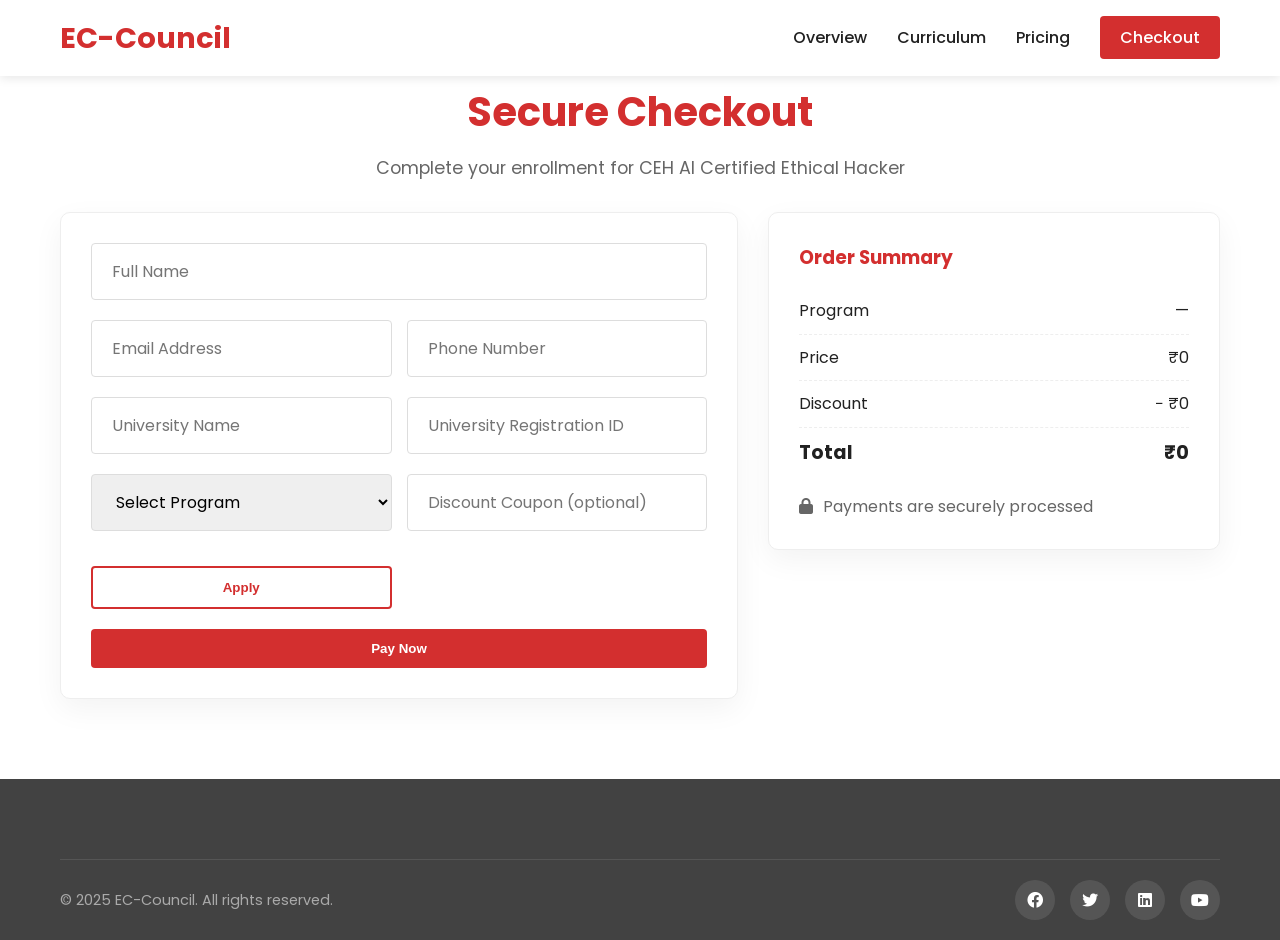
<file: checkout.html>
<!DOCTYPE html>
<html lang="en">
<head>
  <meta charset="UTF-8">
  <meta name="viewport" content="width=device-width, initial-scale=1.0">
  <title>Checkout | CEH AI - EC-Council</title>
  <link rel="stylesheet" href="https://cdnjs.cloudflare.com/ajax/libs/font-awesome/6.0.0-beta3/css/all.min.css">
  <link href="https://fonts.googleapis.com/css2?family=Poppins:wght@300;400;500;600;700&display=swap" rel="stylesheet">
  <link rel="stylesheet" href="css/style.css">
</head>
<body>
  <header class="header">
    <div class="container">
      <nav class="navbar">
        <div class="logo">
          <a href="index.html">EC-Council</a>
        </div>
        <ul class="nav-links">
          <li><a href="index.html#overview">Overview</a></li>
          <li><a href="index.html#curriculum">Curriculum</a></li>
          <li><a href="index.html#pricing">Pricing</a></li>
          <li class="cta-button"><a href="checkout.html">Checkout</a></li>
        </ul>
        <div class="hamburger">
          <span></span>
          <span></span>
          <span></span>
        </div>
      </nav>
    </div>
  </header>

  <main class="section checkout">
    <div class="container">
      <h2>Secure Checkout</h2>
      <p class="section-subtitle">Complete your enrollment for CEH AI Certified Ethical Hacker</p>

      <div class="checkout-grid">
        <div class="card">
          <form id="checkoutForm">
            <div class="form-group">
              <input type="text" id="fullName" name="fullName" placeholder="Full Name" required>
            </div>
            <div class="form-row">
              <div class="form-group">
                <input type="email" id="email" name="email" placeholder="Email Address" required>
              </div>
              <div class="form-group">
                <input type="tel" id="phone" name="phone" placeholder="Phone Number" required>
              </div>
            </div>
            <div class="form-row">
              <div class="form-group">
                <input type="text" id="university" name="university" placeholder="University Name" required>
              </div>
              <div class="form-group">
                <input type="text" id="registrationId" name="registrationId" placeholder="University Registration ID" required>
              </div>
            </div>
            <div class="form-row">
              <div class="form-group">
                <select id="programSelect" name="program" required>
                  <option value="">Select Program</option>
                  <option value="self-paced">Self-Paced Learning</option>
                  <option value="instructor-led">Instructor-Led Training</option>
                </select>
              </div>
              <div class="form-group">
                <input type="text" id="coupon" name="coupon" placeholder="Discount Coupon (optional)">
              </div>
              <div class="form-group">
                <button type="button" id="applyCoupon" class="btn btn-secondary" style="width:100%">Apply</button>
              </div>
            </div>

            <div class="notice" id="couponNotice" style="display:none"></div>

            <button type="submit" class="btn btn-primary btn-block" id="payBtn">Pay Now</button>
          </form>
        </div>

        <aside class="card summary">
          <h3>Order Summary</h3>
          <div class="summary-row">
            <span>Program</span>
            <span id="summaryProgram">—</span>
          </div>
          <div class="summary-row">
            <span>Price</span>
            <span id="summaryPrice">₹0</span>
          </div>
          <div class="summary-row">
            <span>Discount</span>
            <span id="summaryDiscount">− ₹0</span>
          </div>
          <div class="summary-total">
            <span>Total</span>
            <span id="summaryTotal">₹0</span>
          </div>
          <div class="summary-safe">
            <i class="fas fa-lock"></i>
            <span>Payments are securely processed</span>
          </div>
        </aside>
      </div>
    </div>
  </main>

  <footer class="footer">
    <div class="container">
      <div class="footer-bottom">
        <p>© 2025 EC-Council. All rights reserved.</p>
        <div class="social-links">
          <a href="#"><i class="fab fa-facebook"></i></a>
          <a href="#"><i class="fab fa-twitter"></i></a>
          <a href="#"><i class="fab fa-linkedin"></i></a>
          <a href="#"><i class="fab fa-youtube"></i></a>
        </div>
      </div>
    </div>
  </footer>

  <script src="js/script.js"></script>
</body>
</html>
</file>
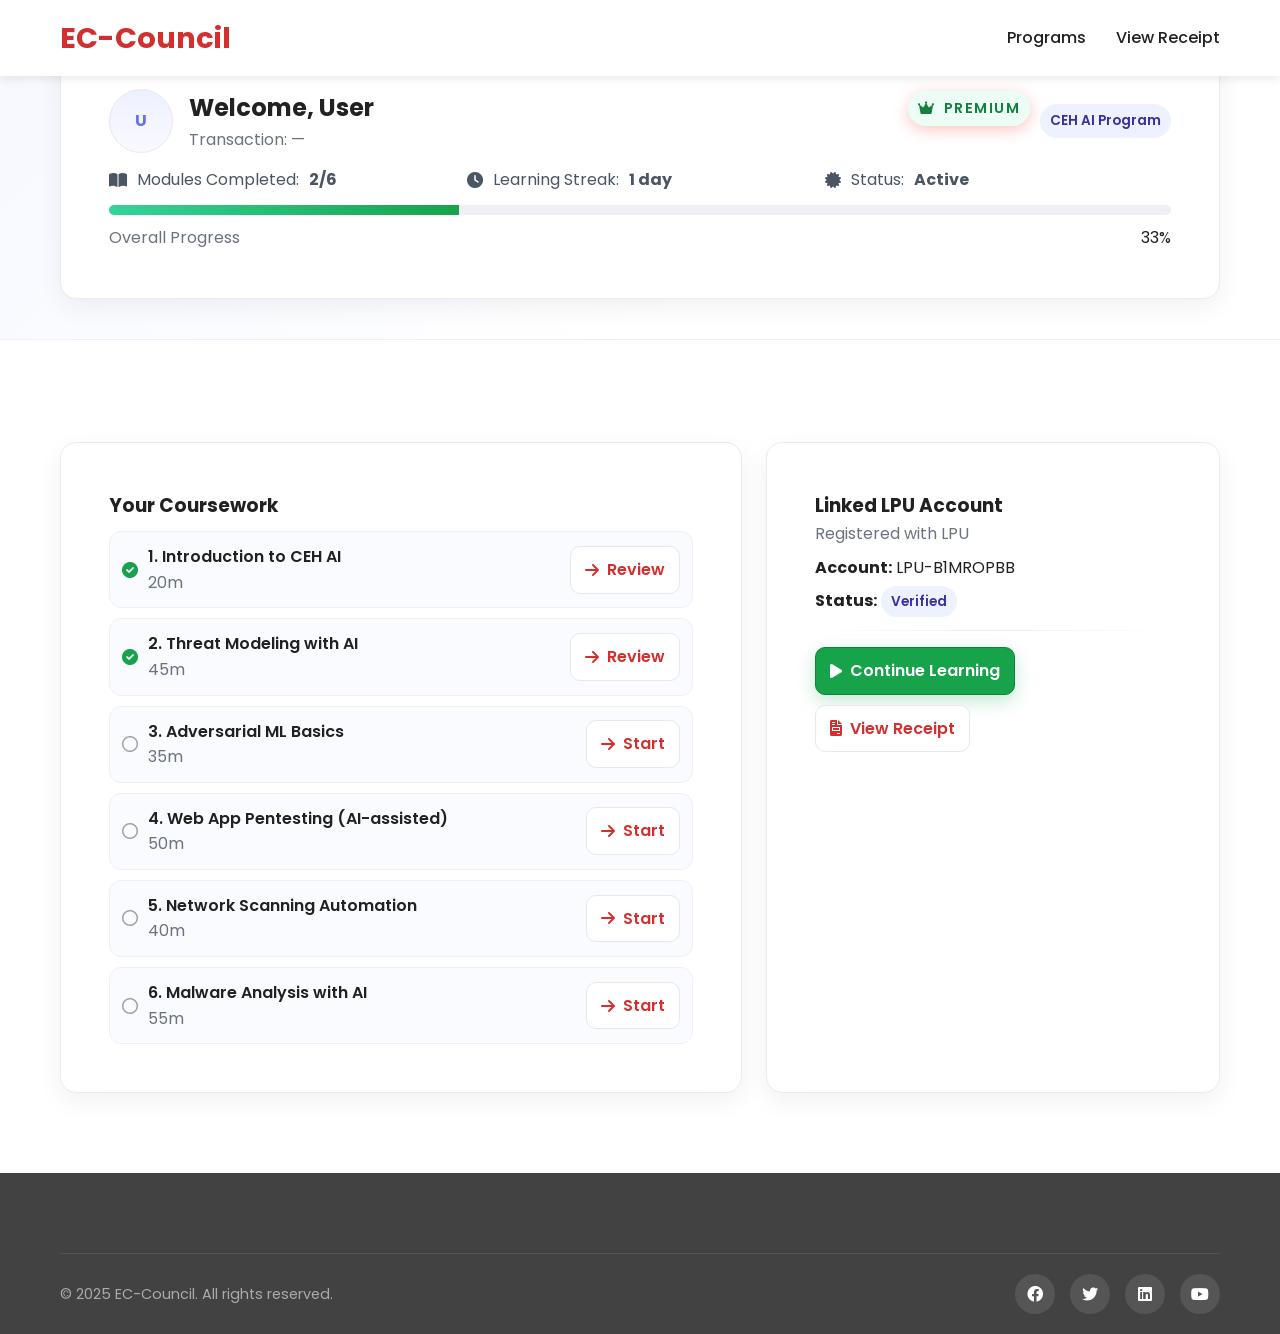
<file: dashboard.html>
<!DOCTYPE html>
<html lang="en">
<head>
  <meta charset="UTF-8" />
  <meta name="viewport" content="width=device-width, initial-scale=1.0" />
  <title>My Course Dashboard | CEH AI</title>
  <link rel="stylesheet" href="https://cdnjs.cloudflare.com/ajax/libs/font-awesome/6.0.0-beta3/css/all.min.css">
  <link href="https://fonts.googleapis.com/css2?family=Poppins:wght@300;400;500;600;700&display=swap" rel="stylesheet">
  <link rel="stylesheet" href="css/style.css" />
  <style>
    .dash-hero { padding: 40px 0; background: linear-gradient(135deg, #f6f8ff 0%, #ffffff 60%); border-bottom: 1px solid #eef0f6; }
    .dash-grid { display:grid; grid-template-columns: 1.2fr .8fr; gap: 24px; margin-top: 22px; }
    @media (max-width: 900px) { .dash-grid { grid-template-columns:1fr; } }
    .card { background:#ffffff; border:1px solid #eaeaf3; border-radius:16px; box-shadow:0 8px 26px rgba(0,0,0,0.06); overflow:hidden; }
    .card .card-body { padding:18px; }
    .profile { display:flex; gap:16px; align-items:center; }
    .avatar { width:64px; height:64px; border-radius:999px; background:linear-gradient(180deg,#eef0ff,#f9faff); display:grid; place-items:center; font-weight:700; color:#6772e5; border:1px solid #e7e7ef; }
    .badge { display:inline-flex; gap:8px; align-items:center; padding:6px 10px; border-radius:999px; background:#ecfdf5; color:#15803d; font-weight:600; font-size:.9rem; }
    .stat { display:flex; align-items:center; gap:10px; color:#4b5563; }
    .stats { display:grid; grid-template-columns: repeat(3, 1fr); gap:12px; margin-top:14px; }
    @media (max-width: 640px) { .stats { grid-template-columns:1fr; } }
    .progress { height:10px; background:#eef0f6; border-radius:999px; overflow:hidden; }
    .progress > span { display:block; height:100%; background:linear-gradient(90deg,#34d399,#16a34a); width:0%; transition:width .6s ease; }
    .list { display:grid; gap:10px; margin-top:10px; }
    .list .item { display:flex; justify-content:space-between; align-items:center; border:1px solid #eef0f6; border-radius:12px; padding:12px; background:#fafbff; }
    .pill { padding:6px 10px; border-radius:999px; background:#eef2ff; color:#3730a3; font-weight:600; font-size:.85rem; }
    .cta { display:flex; gap:10px; flex-wrap:wrap; }
    .btn { border:1px solid #e7e7ef; background:#ffffff; padding:10px 14px; border-radius:10px; font-weight:600; cursor:pointer; display:inline-flex; align-items:center; gap:8px; }
    .btn.primary { background:#16a34a; color:#fff; border-color:#15803d; box-shadow: 0 6px 18px rgba(22,163,74,.25); }
    .muted { color:#6b7280; }
  </style>
</head>
<body>
  <header class="header">
    <div class="container">
      <nav class="navbar">
        <div class="logo"><a href="index.html">EC-Council</a></div>
        <ul class="nav-links">
          <li><a href="index.html#pricing">Programs</a></li>
          <li><a href="receipt.html" id="viewReceiptLink">View Receipt</a></li>
        </ul>
        <div class="hamburger"><span></span><span></span><span></span></div>
      </nav>
    </div>
  </header>

  <main>
    <section class="dash-hero">
      <div class="container">
        <div class="card">
          <div class="card-body">
            <div class="profile">
              <div class="avatar" id="avatar">U</div>
              <div>
                <h2 style="margin:0;">Welcome, <span id="uName">User</span></h2>
                <div class="muted">Transaction: <span id="uTx">—</span></div>
              </div>
              <div style="margin-left:auto; display:flex; gap:10px; align-items:center;">
                <span class="badge"><i class="fas fa-crown"></i> Premium</span>
                <span class="pill" id="programTag">—</span>
              </div>
            </div>
            <div class="stats">
              <div class="stat"><i class="fas fa-book-open"></i> Modules Completed: <strong id="statModules">0/12</strong></div>
              <div class="stat"><i class="fas fa-clock"></i> Learning Streak: <strong id="statStreak">1 day</strong></div>
              <div class="stat"><i class="fas fa-certificate"></i> Status: <strong>Active</strong></div>
            </div>
            <div class="progress" style="margin-top:12px;"><span id="progressBar"></span></div>
            <div style="display:flex; justify-content:space-between; align-items:center; margin-top:10px;">
              <div class="muted">Overall Progress</div>
              <div id="progressPct">0%</div>
            </div>
          </div>
        </div>
      </div>
    </section>

    <section class="section">
      <div class="container">
        <div class="dash-grid">
          <div class="card">
            <div class="card-body">
              <h3 style="margin-top:0;">Your Coursework</h3>
              <div class="list" id="moduleList"></div>
            </div>
          </div>
          <aside class="card">
            <div class="card-body">
              <h3 style="margin-top:0;">Linked LPU Account</h3>
              <div class="muted">Registered with LPU</div>
              <div style="display:grid; gap:8px; margin-top:8px;">
                <div><strong>Account:</strong> <span id="lpuAccount">—</span></div>
                <div><strong>Status:</strong> <span class="pill">Verified</span></div>
              </div>
              <div class="divider" style="height:1px; background:linear-gradient(90deg, transparent, #eee, transparent); margin:16px 0;"></div>
              <div class="cta">
                <a class="btn primary" id="continueBtn" href="#"><i class="fas fa-play"></i> Continue Learning</a>
                <a class="btn" id="viewReceiptBtn" href="#"><i class="fas fa-file-invoice"></i> View Receipt</a>
              </div>
            </div>
          </aside>
        </div>
      </div>
    </section>
  </main>

  <footer class="footer">
    <div class="container">
      <div class="footer-bottom">
        <p>© 2025 EC-Council. All rights reserved.</p>
        <div class="social-links">
          <a href="#"><i class="fab fa-facebook"></i></a>
          <a href="#"><i class="fab fa-twitter"></i></a>
          <a href="#"><i class="fab fa-linkedin"></i></a>
          <a href="#"><i class="fab fa-youtube"></i></a>
        </div>
      </div>
    </div>
  </footer>

  <script>
    (function(){
      const qs = new URLSearchParams(window.location.search);
      const name = qs.get('name') || 'User';
      const programKey = qs.get('program') || '';
      const tx = qs.get('tx') || '';
      const label = programKey === 'self-paced' ? 'Self-Paced Learning' : programKey === 'instructor-led' ? 'Instructor-Led Training' : 'CEH AI Program';

      const el = (id)=>document.getElementById(id);
      el('uName').textContent = name;
      el('uTx').textContent = tx || '—';
      el('programTag').textContent = label;
      el('avatar').textContent = (name.trim()[0]||'U').toUpperCase();

      const lpuId = 'LPU-' + (tx ? tx.slice(-8) : Math.random().toString(36).slice(2,10)).toUpperCase();
      el('lpuAccount').textContent = lpuId;

      const modules = [
        { title: 'Introduction to CEH AI', duration: '20m', done: true },
        { title: 'Threat Modeling with AI', duration: '45m', done: true },
        { title: 'Adversarial ML Basics', duration: '35m', done: false },
        { title: 'Web App Pentesting (AI-assisted)', duration: '50m', done: false },
        { title: 'Network Scanning Automation', duration: '40m', done: false },
        { title: 'Malware Analysis with AI', duration: '55m', done: false },
      ];
      const list = el('moduleList');
      modules.forEach((m, i) => {
        const row = document.createElement('div');
        row.className = 'item';
        row.innerHTML = `
          <div style="display:flex; align-items:center; gap:10px;">
            <i class="${m.done ? 'fas fa-check-circle' : 'far fa-circle'}" style="color:${m.done ? '#16a34a' : '#9ca3af'}"></i>
            <div>
              <div style="font-weight:600;">${i+1}. ${m.title}</div>
              <div class="muted">${m.duration}</div>
            </div>
          </div>
          <a class="btn" href="#"><i class="fas fa-arrow-right"></i> ${m.done ? 'Review' : 'Start'}</a>
        `;
        list.appendChild(row);
      });

      const completed = modules.filter(m=>m.done).length;
      const total = modules.length;
      const pct = Math.round((completed/total)*100);
      el('statModules').textContent = `${completed}/${total}`;
      el('progressPct').textContent = `${pct}%`;
      el('progressBar').style.width = pct + '%';

      const params = new URLSearchParams({ name, program: programKey, tx });
      el('viewReceiptBtn').href = `receipt.html?${params.toString()}`;
      const vrl = document.getElementById('viewReceiptLink'); if (vrl) vrl.href = `receipt.html?${params.toString()}`;
      el('continueBtn').href = '#';
    })();
  </script>
  <script src="js/script.js"></script>
</body>
</html>
</file>
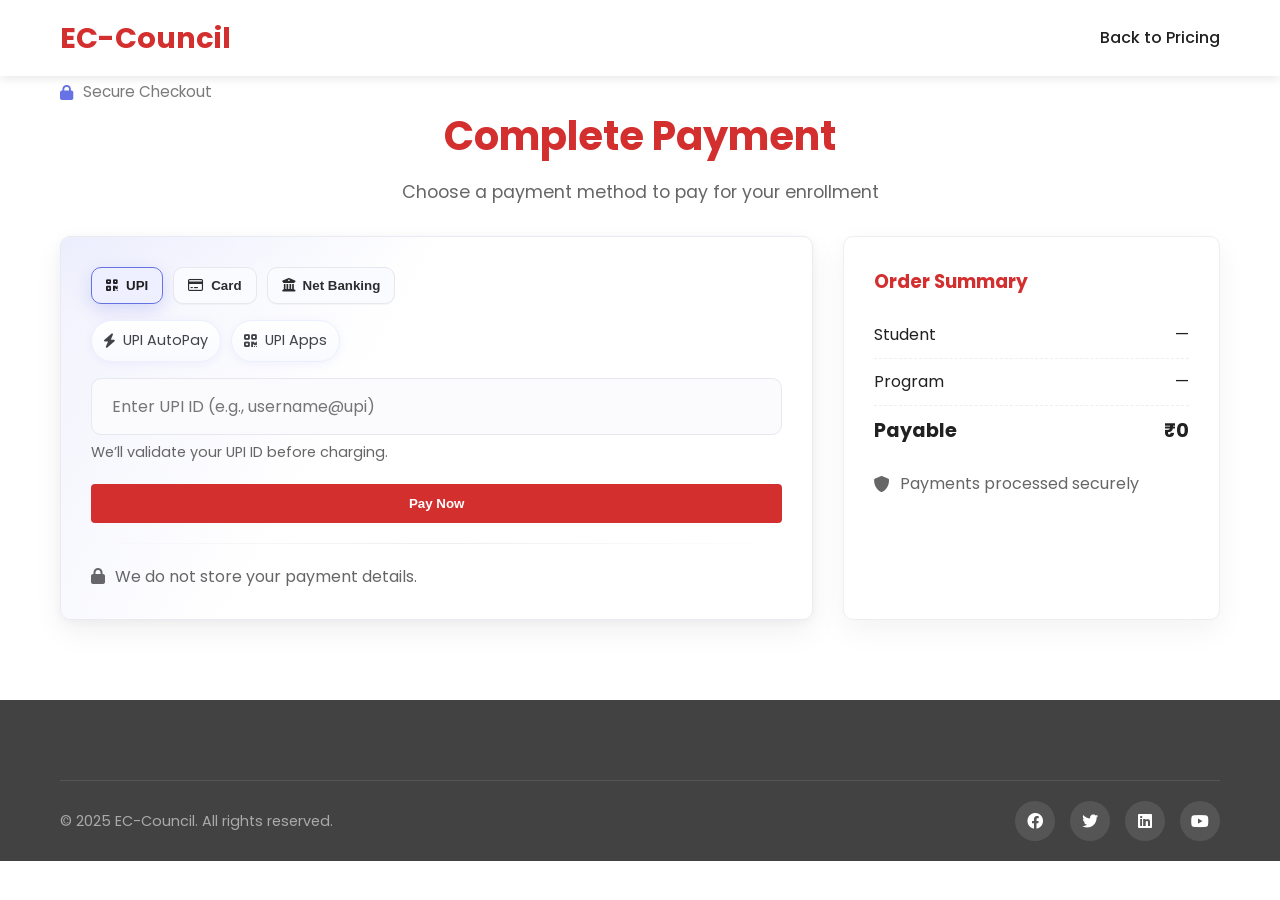
<file: payment-options.html>
<!DOCTYPE html>
<html lang="en">
<head>
  <meta charset="UTF-8" />
  <meta name="viewport" content="width=device-width, initial-scale=1.0" />
  <title>Complete Payment | CEH AI</title>
  <link rel="stylesheet" href="https://cdnjs.cloudflare.com/ajax/libs/font-awesome/6.0.0-beta3/css/all.min.css">
  <link href="https://fonts.googleapis.com/css2?family=Poppins:wght@300;400;500;600;700&display=swap" rel="stylesheet">
  <link rel="stylesheet" href="css/style.css" />
  <style>
    .checkout h2 { margin-bottom: 10px; }
    .pay-brand { display:flex; align-items:center; gap:10px; color:#7a7a7a; font-size: .95rem; }
    .pay-brand i { color:#6772e5; }

    /* Fancy card container */
    .pay-card {
      position: relative;
      overflow: hidden;
      background: radial-gradient(1200px 300px at -10% -10%, #f5f7ff 0%, #ffffff 40%) no-repeat;
      border: 1px solid #eaeaf3;
      box-shadow: 0 12px 30px rgba(0,0,0,0.06), 0 2px 10px rgba(0,0,0,0.04);
      transition: transform .25s ease, box-shadow .25s ease;
    }
    .pay-card:hover {
      transform: translateY(-4px);
      box-shadow: 0 18px 40px rgba(0,0,0,0.08), 0 4px 16px rgba(0,0,0,0.06);
    }
    .pay-card:before {
      content: "";
      position: absolute; inset: 0;
      background: linear-gradient(120deg, rgba(103,114,229,0.09), rgba(255,255,255,0) 40%);
      pointer-events: none;
    }

    /* Tabs */
    .tab-nav { display:flex; gap:10px; flex-wrap:wrap; margin-bottom:16px; position:relative; }
    .tab-btn {
      border:1px solid #e7e7ef; background:#fafbff; color:#2d2d2d;
      padding:10px 14px; border-radius:10px; cursor:pointer; font-weight:600;
      display:inline-flex; align-items:center; gap:8px;
      transition: background .2s ease, border-color .2s ease, transform .08s ease, box-shadow .2s ease;
      box-shadow: 0 1px 0 rgba(0,0,0,0.03);
    }
    .tab-btn:hover { background:#f1f3ff; border-color:#d8dbff; box-shadow: 0 4px 14px rgba(103,114,229,0.18); }
    .tab-btn:active { transform: translateY(1px); }
    .tab-btn.active { border-color:#6772e5; background:#eef0ff; color:#1f1f1f; box-shadow: 0 6px 18px rgba(103,114,229,0.22); }

    /* Brand chips */
    .brand-row { display:flex; gap:10px; flex-wrap:wrap; margin:8px 0 16px; }
    .brand-chip {
      display:inline-flex; align-items:center; gap:8px; padding:8px 12px; border:1px solid #eceffd;
      border-radius:999px; background:linear-gradient(180deg, #ffffff, #f9faff); font-size:.9rem; color:#42424a;
      box-shadow: 0 2px 8px rgba(103,114,229,0.08);
    }

    /* Panes */
    .tab-pane { display:none; opacity:0; transform: translateY(8px); }
    .tab-pane.active { display:block; animation: fadeUp .28s ease forwards; }
    @keyframes fadeUp { to { opacity:1; transform: translateY(0); } }

    /* Inputs */
    .form-group input, .form-group select {
      background:#fbfbfe; border-radius:10px; border:1px solid #e7e7ef;
      transition: box-shadow .2s ease, border-color .2s ease;
    }
    .form-group input:focus, .form-group select:focus {
      border-color:#6772e5;
      box-shadow: 0 0 0 4px rgba(103,114,229,0.15);
    }

    .secure-badges { display:flex; gap:12px; align-items:center; margin-top:10px; color:#777; font-size: .9rem; }
    .input-hint { color:#666; font-size:.9rem; margin-top:6px; }
    .divider { height:1px; background:linear-gradient(90deg, transparent, #eee, transparent); margin:20px 0; }

    .card-grid { display:grid; grid-template-columns: 2fr 1fr; gap: 30px; }
    @media (max-width: 900px) { .card-grid { grid-template-columns: 1fr; } }
  </style>
</head>
<body>
  <header class="header">
    <div class="container">
      <nav class="navbar">
        <div class="logo"><a href="index.html">EC-Council</a></div>
        <ul class="nav-links">
          <li><a href="index.html#pricing">Back to Pricing</a></li>
        </ul>
        <div class="hamburger"><span></span><span></span><span></span></div>
      </nav>
    </div>
  </header>

  <main class="section checkout">
    <div class="container">
      <div class="pay-brand"><i class="fas fa-lock"></i><span>Secure Checkout</span></div>
      <h2>Complete Payment</h2>
      <p class="section-subtitle">Choose a payment method to pay for your enrollment</p>

      <div class="card-grid">
        <div class="card pay-card">
          <div class="tab-nav" id="tabNav">
            <button class="tab-btn active" data-tab="upi"><i class="fas fa-qrcode"></i> UPI</button>
            <button class="tab-btn" data-tab="card"><i class="far fa-credit-card"></i> Card</button>
            <button class="tab-btn" data-tab="netbanking"><i class="fas fa-university"></i> Net Banking</button>
          </div>

          <div id="pane-upi" class="tab-pane active">
            <div class="brand-row">
              <span class="brand-chip"><i class="fas fa-bolt"></i> UPI AutoPay</span>
              <span class="brand-chip"><i class="fas fa-qrcode"></i> UPI Apps</span>
            </div>
            <div class="form-group">
              <input type="text" id="upiId" placeholder="Enter UPI ID (e.g., username@upi)" />
              <div class="input-hint">We’ll validate your UPI ID before charging.</div>
            </div>
            <button class="btn btn-primary btn-block" id="payUpiBtn">Pay Now</button>
          </div>

          <div id="pane-card" class="tab-pane">
            <div class="brand-row">
              <span class="brand-chip"><i class="fab fa-cc-visa"></i> Visa</span>
              <span class="brand-chip"><i class="fab fa-cc-mastercard"></i> Mastercard</span>
              <span class="brand-chip"><i class="fab fa-cc-amex"></i> AmEx</span>
              <span class="brand-chip"><i class="fab fa-cc-rupay"></i> RuPay</span>
            </div>
            <div class="form-group"><input type="text" id="cardNumber" placeholder="Card Number" inputmode="numeric" /></div>
            <div class="form-row">
              <div class="form-group"><input type="text" id="cardExpiry" placeholder="MM/YY" inputmode="numeric" /></div>
              <div class="form-group"><input type="password" id="cardCvv" placeholder="CVV" inputmode="numeric" /></div>
            </div>
            <div class="form-group"><input type="text" id="cardName" placeholder="Name on Card" /></div>
            <button class="btn btn-primary btn-block" id="payCardBtn">Pay Securely</button>
            <div class="secure-badges"><i class="fas fa-shield-alt"></i><span>256-bit SSL • PCI-DSS compliant</span></div>
          </div>

          <div id="pane-netbanking" class="tab-pane">
            <div class="form-group">
              <select id="bankSelect">
                <option value="">Select Your Bank</option>
                <option>SBI</option>
                <option>HDFC Bank</option>
                <option>ICICI Bank</option>
                <option>Axis Bank</option>
                <option>Kotak</option>
                <option>Yes Bank</option>
                <option>PNB</option>
              </select>
            </div>
            <button class="btn btn-primary btn-block" id="payBankBtn">Proceed to Net Banking</button>
            <div class="input-hint">You’ll be redirected to your bank’s secure page to complete the payment.</div>
          </div>

          <div class="divider"></div>
          <div class="summary-safe"><i class="fas fa-lock"></i><span>We do not store your payment details.</span></div>
        </div>

        <aside class="card summary">
          <h3>Order Summary</h3>
          <div class="summary-row"><span>Student</span><span id="sumName">—</span></div>
          <div class="summary-row"><span>Program</span><span id="sumProgram">—</span></div>
          <div class="summary-total"><span>Payable</span><span id="sumAmount">₹0</span></div>
          <div class="summary-safe"><i class="fas fa-shield-alt"></i><span>Payments processed securely</span></div>
        </aside>
      </div>
    </div>
  </main>

  <footer class="footer">
    <div class="container">
      <div class="footer-bottom">
        <p>© 2025 EC-Council. All rights reserved.</p>
        <div class="social-links">
          <a href="#"><i class="fab fa-facebook"></i></a>
          <a href="#"><i class="fab fa-twitter"></i></a>
          <a href="#"><i class="fab fa-linkedin"></i></a>
          <a href="#"><i class="fab fa-youtube"></i></a>
        </div>
      </div>
    </div>
  </footer>

  <script>
    (function(){
      const qs = new URLSearchParams(window.location.search);
      const name = qs.get('name') || '';
      const programKey = qs.get('program') || '';
      const amount = parseInt(qs.get('amount') || '0', 10) || 0;
      const discountQ = parseInt(qs.get('discount') || NaN, 10);
      const discount = Number.isFinite(discountQ) ? discountQ : 0;
      const label = programKey === 'self-paced' ? 'Self-Paced Learning' : programKey === 'instructor-led' ? 'Instructor-Led Training' : '—';
      const formatINR = (n) => new Intl.NumberFormat('en-IN', { style: 'currency', currency: 'INR', maximumFractionDigits: 0 }).format(n).replace('₹\u00A0','₹');

      const sumName = document.getElementById('sumName');
      const sumProgram = document.getElementById('sumProgram');
      const sumAmount = document.getElementById('sumAmount');
      if (sumName) sumName.textContent = name || '—';
      if (sumProgram) sumProgram.textContent = label;
      if (sumAmount) sumAmount.textContent = formatINR(amount);

      // Tabs
      const nav = document.getElementById('tabNav');
      const panes = {
        upi: document.getElementById('pane-upi'),
        card: document.getElementById('pane-card'),
        netbanking: document.getElementById('pane-netbanking')
      };
      nav.addEventListener('click', (e) => {
        const btn = e.target.closest('.tab-btn');
        if (!btn) return;
        const tab = btn.getAttribute('data-tab');
        nav.querySelectorAll('.tab-btn').forEach(b => b.classList.remove('active'));
        btn.classList.add('active');
        Object.values(panes).forEach(p => p.classList.remove('active'));
        panes[tab].classList.add('active');
        if (tab === 'card') {
          alert('Cards not accepted at this moment. Please use other payment method.');
        }
      });

      function success() {
        alert(`Payment successful!\n\nThank you, ${name}.\nProgram: ${label}\nAmount: ${formatINR(amount)}`);
        window.location.href = 'index.html#pricing';
      }

      // UPI flow (simple validation)
      const upiBtn = document.getElementById('payUpiBtn');
      upiBtn && upiBtn.addEventListener('click', () => {
        const upi = (document.getElementById('upiId') || {}).value || '';
        if (!/^[\w\.\-]+@[\w\-]+$/.test(upi)) {
          alert('Enter a valid UPI ID (e.g., name@upi)');
          return;
        }
        const tx = 'TXN' + Date.now().toString(36).toUpperCase() + Math.floor(Math.random()*1000);
        const params = new URLSearchParams({
          name: name || '',
          program: programKey || '',
          amount: String(amount),
          subtotal: String(amount),
          discount: String(discount),
          paid: String(Math.max(0, amount - discount)),
          method: 'upi',
          upi,
          tx
        });
        window.location.href = `receipt.html?${params.toString()}`;
      });

      // Card flow (disabled)
      const cardBtn = document.getElementById('payCardBtn');
      cardBtn && cardBtn.addEventListener('click', () => {
        alert('Cards not accepted at this moment. Please use other payment method.');
      });

      // Net banking (mock redirect)
      const bankBtn = document.getElementById('payBankBtn');
      bankBtn && bankBtn.addEventListener('click', () => {
        const bank = (document.getElementById('bankSelect') || {}).value;
        if (!bank) return alert('Please select your bank');
        // Demo: pretend redirect to bank and return
        setTimeout(success, 800);
      });
    })();
  </script>
  <script src="js/script.js"></script>
</body>
</html>
</file>
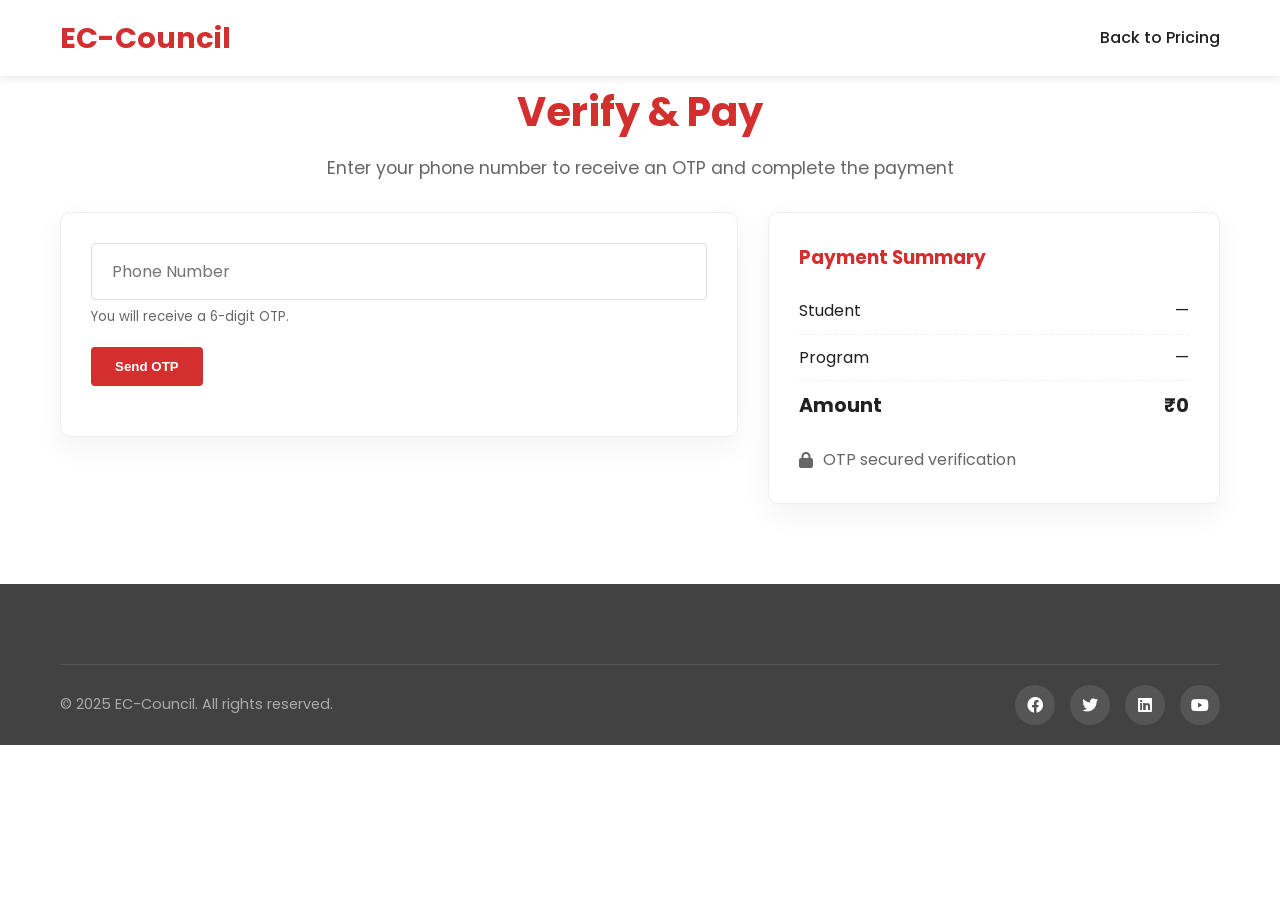
<file: payment.html>
<!DOCTYPE html>
<html lang="en">
<head>
  <meta charset="UTF-8" />
  <meta name="viewport" content="width=device-width, initial-scale=1.0" />
  <title>Payment Verification | CEH AI</title>
  <link rel="stylesheet" href="https://cdnjs.cloudflare.com/ajax/libs/font-awesome/6.0.0-beta3/css/all.min.css">
  <link href="https://fonts.googleapis.com/css2?family=Poppins:wght@300;400;500;600;700&display=swap" rel="stylesheet">
  <link rel="stylesheet" href="css/style.css" />
</head>
<body>
  <header class="header">
    <div class="container">
      <nav class="navbar">
        <div class="logo"><a href="index.html">EC-Council</a></div>
        <ul class="nav-links">
          <li><a href="index.html#pricing">Back to Pricing</a></li>
        </ul>
        <div class="hamburger"><span></span><span></span><span></span></div>
      </nav>
    </div>
  </header>

  <main class="section checkout">
    <div class="container">
      <h2>Verify & Pay</h2>
      <p class="section-subtitle">Enter your phone number to receive an OTP and complete the payment</p>

      <div class="checkout-grid">
        <div class="card">
          <form id="paymentForm">
            <div class="form-group">
              <input type="tel" id="payPhone" name="payPhone" placeholder="Phone Number" required />
              <small id="phoneHelp" style="display:block;color:#666;margin-top:6px"></small>
            </div>

            <div class="form-group">
              <button class="btn btn-primary" type="button" id="sendOtpBtn">Send OTP</button>
            </div>

            <div id="otpArea" style="display:none">
              <div class="otp-inputs" id="otpInputs">
                <input maxlength="1" inputmode="numeric" />
                <input maxlength="1" inputmode="numeric" />
                <input maxlength="1" inputmode="numeric" />
                <input maxlength="1" inputmode="numeric" />
                <input maxlength="1" inputmode="numeric" />
                <input maxlength="1" inputmode="numeric" />
              </div>
              <div class="form-row" style="margin-top:10px">
                <button class="btn btn-secondary" type="button" id="resendOtpBtn">Resend OTP</button>
                <button class="btn btn-primary" type="submit" id="verifyBtn">Verify & Pay</button>
              </div>
              <div class="notice" id="otpNotice" style="display:none"></div>
            </div>
          </form>
        </div>

        <aside class="card summary">
          <h3>Payment Summary</h3>
          <div class="summary-row"><span>Student</span><span id="sumName">—</span></div>
          <div class="summary-row"><span>Program</span><span id="sumProgram">—</span></div>
          <div class="summary-total"><span>Amount</span><span id="sumAmount">₹0</span></div>
          <div class="summary-safe"><i class="fas fa-lock"></i><span>OTP secured verification</span></div>
        </aside>
      </div>
    </div>
  </main>

  <footer class="footer">
    <div class="container">
      <div class="footer-bottom">
        <p>© 2025 EC-Council. All rights reserved.</p>
        <div class="social-links">
          <a href="#"><i class="fab fa-facebook"></i></a>
          <a href="#"><i class="fab fa-twitter"></i></a>
          <a href="#"><i class="fab fa-linkedin"></i></a>
          <a href="#"><i class="fab fa-youtube"></i></a>
        </div>
      </div>
    </div>
  </footer>

  <script src="js/script.js"></script>
</body>
</html>
</file>
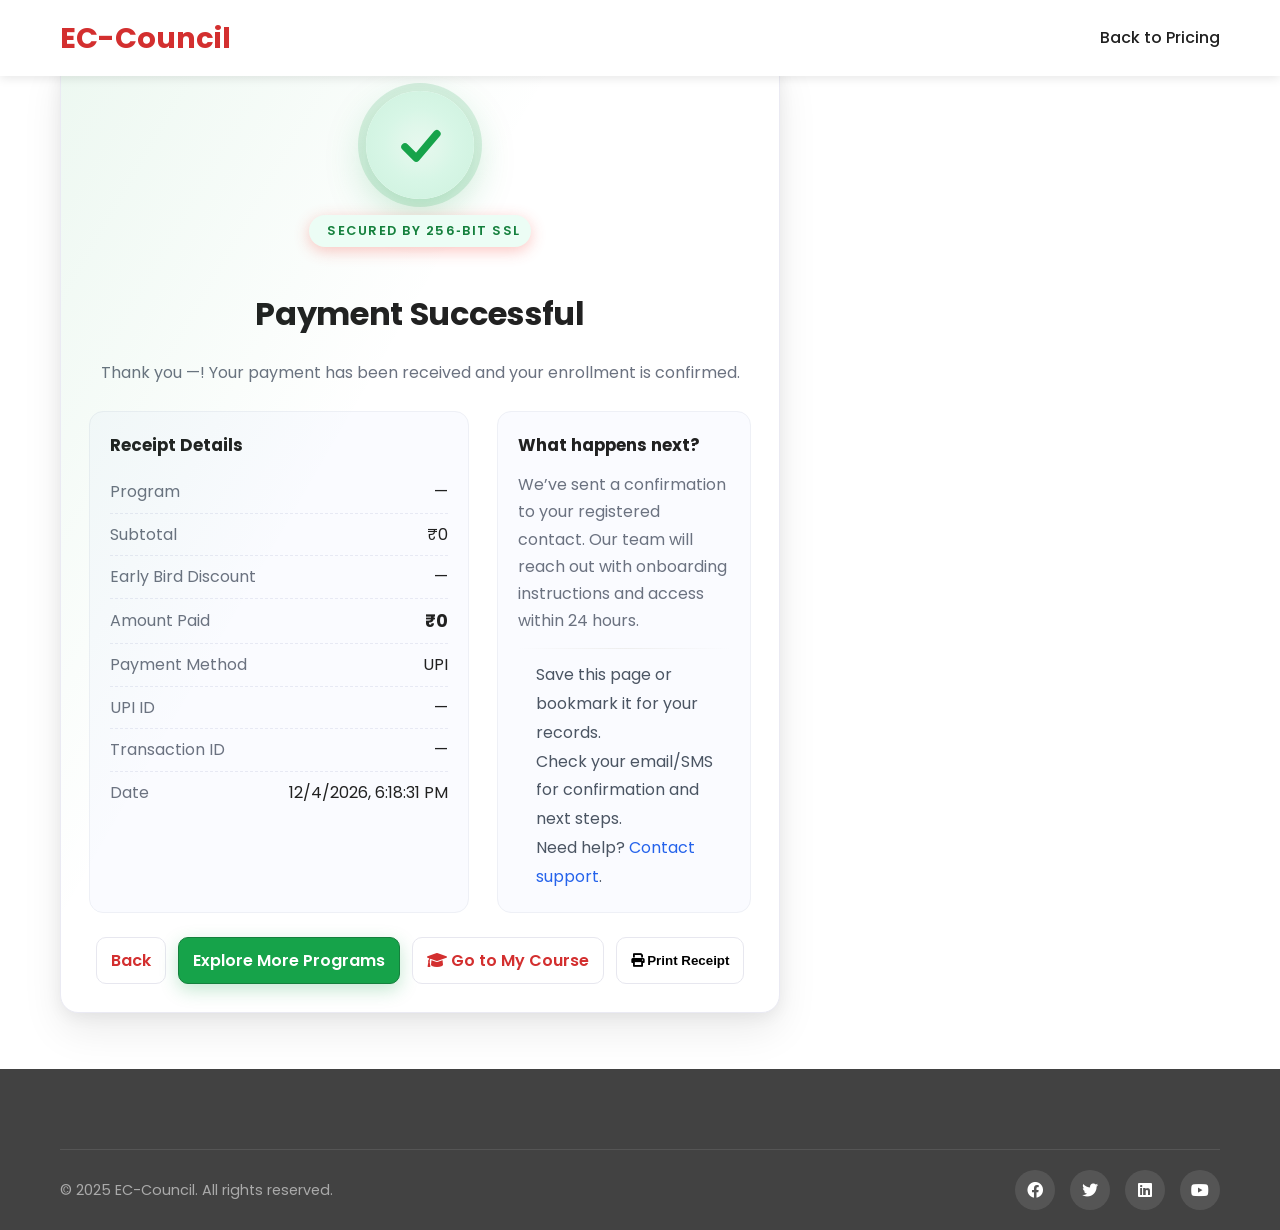
<file: receipt.html>
<!DOCTYPE html>
<html lang="en">
<head>
  <meta charset="UTF-8" />
  <meta name="viewport" content="width=device-width, initial-scale=1.0" />
  <title>Payment Receipt | CEH AI</title>
  <link rel="stylesheet" href="https://cdnjs.cloudflare.com/ajax/libs/font-awesome/6.0.0-beta3/css/all.min.css">
  <link href="https://fonts.googleapis.com/css2?family=Poppins:wght@300;400;500;600;700&display=swap" rel="stylesheet">
  <link rel="stylesheet" href="css/style.css" />
  <style>
    :root {
      --success: #16a34a;
      --success-600: #15803d;
      --bg: #0b1020;
      --card: #ffffff;
      --muted: #6b7280;
      --ring: rgba(22, 163, 74, .15);
    }
    body { background: radial-gradient(1200px 300px at -10% -10%, #f5f7ff 0%, #ffffff 40%) no-repeat; }
    .receipt-wrap { min-height: calc(100vh - 140px); display: grid; place-items: center; padding: 56px 16px; }
    .receipt-card {
      width: 100%; max-width: 720px; background: var(--card);
      border: 1px solid #eaeaf3; border-radius: 18px; padding: 28px;
      box-shadow: 0 18px 40px rgba(0,0,0,0.08), 0 4px 16px rgba(0,0,0,0.06);
      position: relative; overflow: hidden;
    }
    .receipt-card:before {
      content: ""; position: absolute; inset: 0; pointer-events: none;
      background: linear-gradient(120deg, rgba(22,163,74,0.08), rgba(255,255,255,0) 40%);
    }
    .success-hero { display: grid; place-items: center; gap: 16px; margin: 6px 0 22px; }
    .checkmark {
      width: 108px; height: 108px; border-radius: 999px; background: radial-gradient(60px 60px at 50% 50%, #e7f8ee 0%, #dff7ea 35%, #d7f6e6 60%, #d1f3e1 100%);
      display: grid; place-items: center; box-shadow: 0 0 0 8px var(--ring), 0 14px 40px rgba(22,163,74,0.25);
      position: relative;
      animation: pop .5s ease-out forwards;
    }
    @keyframes pop { 0% { transform: scale(.8); opacity: 0 } 100% { transform: scale(1); opacity: 1 } }
    svg.check { width: 60px; height: 60px; }
    .check path {
      stroke: var(--success);
      stroke-width: 8; stroke-linecap: round; stroke-linejoin: round; fill: none;
      stroke-dasharray: 180; stroke-dashoffset: 180; animation: draw 900ms ease forwards 200ms;
    }
    @keyframes draw { to { stroke-dashoffset: 0; } }

    .title { text-align: center; font-weight: 700; letter-spacing: -0.01em; font-size: clamp(1.5rem, 3.2vw, 2rem); }
    .subtitle { text-align:center; color: var(--muted); margin-top: 4px; max-width: 720px; }

    .receipt-grid { display: grid; grid-template-columns: 1.35fr .9fr; gap: 28px; margin-top: 26px; }
    @media (max-width: 860px) { .receipt-grid { grid-template-columns: 1fr; } }

    .panel { border: 1px solid #eef0f6; border-radius: 14px; padding: 20px; background: #fafbff; }
    .panel h3 { margin-bottom: 12px; font-size: 1.05rem; }

    .row { display:flex; align-items:center; justify-content: space-between; padding: 8px 0; border-bottom: 1px dashed #e7e9f4; }
    .row:last-child { border-bottom: 0; }
    .row span:first-child { color: #6b7280; }
    .amount { font-weight: 700; font-size: 1.1rem; }

    .badge { display: inline-flex; align-items:center; gap: 8px; padding: 6px 10px; border-radius: 999px; background: #ecfdf5; color: var(--success-600); font-weight: 600; }
    .cta { display:flex; gap: 12px; justify-content:center; margin-top: 24px; flex-wrap: wrap; }
    .btn { border: 1px solid #e7e7ef; background:#ffffff; padding: 10px 14px; border-radius: 10px; font-weight:600; cursor:pointer; }
    .btn.primary { background: var(--success); color: #fff; border-color: var(--success-600); box-shadow: 0 6px 18px rgba(22,163,74,.25); }
    .btn:hover { filter: brightness(.98); }

    /* Confetti */
    .confetti { position: fixed; inset: 0; pointer-events: none; overflow: hidden; }
    .confetti i { position:absolute; width:8px; height:14px; background: currentColor; opacity:.9; transform: translateY(-20vh) rotate(0deg); animation: fall 2200ms linear forwards; border-radius:2px; }
    @keyframes fall { to { transform: translateY(110vh) rotate(360deg); opacity: 1; } }

    /* Print styles: focus on printable receipt */
    @media print {
      header.header, footer.footer, .confetti, .cta a[href="payment-options.html"], .cta a#dashboardBtn { display: none !important; }
      body { background: #ffffff !important; }
      .receipt-wrap { padding: 0; min-height: auto; }
      .receipt-card { display: none !important; }
      .receipt-print { display: block !important; }
      .watermark { position: fixed; inset: 0; display: grid; place-items: center; pointer-events: none; }
      .watermark span { font-size: 120px; font-weight: 800; color: #16a34a; opacity: 0.08; transform: rotate(-20deg); letter-spacing: 8px; }
    }
  </style>
</head>
<body>
  <header class="header">
    <div class="container">
      <nav class="navbar">
        <div class="logo"><a href="index.html">EC-Council</a></div>
        <ul class="nav-links">
          <li><a href="index.html#pricing">Back to Pricing</a></li>
        </ul>
        <div class="hamburger"><span></span><span></span><span></span></div>
      </nav>
    </div>
  </header>

  <main class="receipt-wrap">
    <div class="container">
      <div class="receipt-card">
        <div class="success-hero">
          <div class="checkmark">
            <svg class="check" viewBox="0 0 64 64" aria-hidden="true">
              <path d="M16 34 L28 46 L50 20" />
            </svg>
          </div>
          <div class="badge"><i class="fas fa-shield-halved"></i> Secured by 256‑bit SSL</div>
          <h1 class="title">Payment Successful</h1>
          <p class="subtitle">Thank you <span id="rName">—</span>! Your payment has been received and your enrollment is confirmed.</p>
        </div>

        <div class="receipt-grid">
          <section class="panel">
            <h3>Receipt Details</h3>
            <div class="row"><span>Program</span><span id="rProgram">—</span></div>
            <div class="row"><span>Subtotal</span><span id="rSubtotal">₹0</span></div>
            <div class="row"><span>Early Bird Discount</span><span id="rDiscount">—</span></div>
            <div class="row"><span>Amount Paid</span><span class="amount" id="rAmount">₹0</span></div>
            <div class="row"><span>Payment Method</span><span id="rMethod">UPI</span></div>
            <div class="row"><span>UPI ID</span><span id="rUpi">—</span></div>
            <div class="row"><span>Transaction ID</span><span id="rTx">—</span></div>
            <div class="row"><span>Date</span><span id="rDate">—</span></div>
          </section>
          <aside class="panel">
            <h3>What happens next?</h3>
            <p style="color:#6b7280; line-height:1.7">We’ve sent a confirmation to your registered contact. Our team will reach out with onboarding instructions and access within 24 hours.</p>
            <div class="divider" style="height:1px; background:linear-gradient(90deg, transparent, #eee, transparent); margin:14px 0 12px;"></div>
            <ul style="color:#4b5563; line-height:1.8; padding-left: 18px;">
              <li>Save this page or bookmark it for your records.</li>
              <li>Check your email/SMS for confirmation and next steps.</li>
              <li>Need help? <a href="#" style="color:#2563eb">Contact support</a>.</li>
            </ul>
          </aside>
        </div>

        <div class="cta">
          <a class="btn" href="payment-options.html">Back</a>
          <a class="btn primary" href="index.html#pricing">Explore More Programs</a>
          <a class="btn" id="dashboardBtn" href="#"><i class="fas fa-graduation-cap"></i> Go to My Course</a>
          <button class="btn" id="printBtn"><i class="fas fa-print"></i> Print Receipt</button>
        </div>
      </div>
    </div>
  </main>

  <div class="confetti" id="confetti"></div>

  <!-- Print-friendly receipt (hidden on screen) -->
  <section class="receipt-print" id="printReceipt" style="display:none;">
    <div style="max-width:800px;margin:0 auto;padding:24px 16px;font-family:Poppins,system-ui,-apple-system,Segoe UI,Roboto,Helvetica,Arial,sans-serif;">
      <div style="display:flex;justify-content:space-between;align-items:flex-start;border-bottom:2px solid #e5e7eb;padding-bottom:12px;">
        <div>
          <h2 style="margin:0;font-size:22px;">EC-Council</h2>
          <div style="color:#6b7280;font-size:13px;">EC-Council India, Hyderabad, IN</div>
          <div style="color:#6b7280;font-size:13px;">www.eccouncil.org • support@eccouncil.org</div>
        </div>
        <div style="text-align:right;">
          <div style="font-weight:700;">Payment Receipt</div>
          <div style="color:#6b7280;font-size:13px;">Receipt No: <span id="prNo">—</span></div>
          <div style="color:#6b7280;font-size:13px;">Date: <span id="prDate">—</span></div>
        </div>
      </div>

      <div style="display:grid;grid-template-columns:1fr 1fr;gap:16px;margin-top:16px;">
        <div style="background:#f9fafb;border:1px solid #e5e7eb;border-radius:10px;padding:12px;">
          <div style="font-weight:600;margin-bottom:6px;">Bill To</div>
          <div id="prName">—</div>
          <div id="prProgram" style="color:#6b7280;font-size:13px;">—</div>
        </div>
        <div style="background:#f9fafb;border:1px solid #e5e7eb;border-radius:10px;padding:12px;">
          <div style="font-weight:600;margin-bottom:6px;">Payment Info</div>
          <div>Method: <span id="prMethod">—</span></div>
          <div>UPI ID: <span id="prUpi">—</span></div>
          <div>Transaction ID: <span id="prTx">—</span></div>
          <div>Paid To: <strong id="prPayee">EC-Council</strong></div>
        </div>
      </div>

      <table style="width:100%;border-collapse:collapse;margin-top:18px;">
        <thead>
          <tr style="background:#f3f4f6;">
            <th style="text-align:left;padding:10px;border:1px solid #e5e7eb;">Description</th>
            <th style="text-align:right;padding:10px;border:1px solid #e5e7eb;width:160px;">Amount (INR)</th>
          </tr>
        </thead>
        <tbody>
          <tr>
            <td style="padding:10px;border:1px solid #e5e7eb;">Enrollment Fee - <span id="prItem">—</span></td>
            <td style="padding:10px;border:1px solid #e5e7eb;text-align:right;" id="prSubtotal">₹0</td>
          </tr>
          <tr>
            <td style="padding:10px;border:1px solid #e5e7eb;">Early Bird Discount</td>
            <td style="padding:10px;border:1px solid #e5e7eb;text-align:right;color:#16a34a;" id="prDiscount">−₹0</td>
          </tr>
          <tr>
            <td style="padding:10px;border:1px solid #e5e7eb;text-align:right;font-weight:700;">Amount Paid</td>
            <td style="padding:10px;border:1px solid #e5e7eb;text-align:right;font-weight:700;" id="prPaid">₹0</td>
          </tr>
        </tbody>
      </table>

      <div style="margin-top:10px;color:#6b7280;font-size:13px;">Amount in words: <span id="prWords">—</span></div>

      <div style="display:flex;justify-content:space-between;align-items:center;margin-top:24px;">
        <div style="color:#6b7280;font-size:12px;">Thank you for your payment.</div>
        <div style="text-align:center;">
          <div style="height:36px;"></div>
          <div style="border-top:1px solid #e5e7eb;width:220px;margin:0 auto 4px;"></div>
          <div style="font-size:12px;color:#6b7280;">Authorized Signatory</div>
        </div>
      </div>
    </div>
    <div class="watermark"><span>PAID</span></div>
  </section>

  <footer class="footer">
    <div class="container">
      <div class="footer-bottom">
        <p>© 2025 EC-Council. All rights reserved.</p>
        <div class="social-links">
          <a href="#"><i class="fab fa-facebook"></i></a>
          <a href="#"><i class="fab fa-twitter"></i></a>
          <a href="#"><i class="fab fa-linkedin"></i></a>
          <a href="#"><i class="fab fa-youtube"></i></a>
        </div>
      </div>
    </div>
  </footer>

  <script>
    (function(){
      const qs = new URLSearchParams(window.location.search);
      const name = qs.get('name') || '';
      const programKey = qs.get('program') || '';
      const amount = parseInt(qs.get('amount') || '0', 10) || 0;
      const subtotalQ = parseInt(qs.get('subtotal') || NaN, 10);
      const discountQ = parseInt(qs.get('discount') || NaN, 10);
      const paidQ = parseInt(qs.get('paid') || NaN, 10);
      const method = (qs.get('method') || 'upi').toUpperCase();
      const upi = qs.get('upi') || '—';
      const tx = qs.get('tx') || '—';
      const payee = qs.get('payee') || 'EC-Council';
      const label = programKey === 'self-paced' ? 'Self-Paced Learning' : programKey === 'instructor-led' ? 'Instructor-Led Training' : '—';
      const formatINR = (n) => new Intl.NumberFormat('en-IN', { style: 'currency', currency: 'INR', maximumFractionDigits: 0 }).format(n).replace('₹\u00A0','₹');
      function numberToWordsINR(num){
        const a=['','One','Two','Three','Four','Five','Six','Seven','Eight','Nine','Ten','Eleven','Twelve','Thirteen','Fourteen','Fifteen','Sixteen','Seventeen','Eighteen','Nineteen'];
        const b=['','','Twenty','Thirty','Forty','Fifty','Sixty','Seventy','Eighty','Ninety'];
        function toWords(n){
          if(n<20) return a[n];
          if(n<100) return b[Math.floor(n/10)]+(n%10? ' '+a[n%10]:'');
          if(n<1000) return a[Math.floor(n/100)]+' Hundred'+(n%100?' '+toWords(n%100):'');
          if(n<100000) return toWords(Math.floor(n/1000))+' Thousand'+(n%1000?' '+toWords(n%1000):'');
          if(n<10000000) return toWords(Math.floor(n/100000))+' Lakh'+(n%100000?' '+toWords(n%100000):'');
          return toWords(Math.floor(n/10000000))+' Crore'+(n%10000000?' '+toWords(n%10000000):'');
        }
        return toWords(num).trim();
      }

      const el = (id) => document.getElementById(id);
      const subtotal = Number.isFinite(subtotalQ) ? subtotalQ : amount;
      const discount = Number.isFinite(discountQ)
        ? discountQ
        : (Number.isFinite(paidQ) ? Math.max(0, subtotal - paidQ) : 0);
      const paid = Number.isFinite(paidQ) ? paidQ : Math.max(0, subtotal - discount);
      el('rName').textContent = name || '—';
      el('rProgram').textContent = label;
      if (el('rSubtotal')) el('rSubtotal').textContent = formatINR(subtotal);
      if (el('rDiscount')) el('rDiscount').textContent = discount ? `−${formatINR(discount)}` : '—';
      el('rAmount').textContent = formatINR(paid);
      el('rMethod').textContent = method;
      el('rUpi').textContent = upi;
      el('rTx').textContent = tx;
      el('rDate').textContent = new Date().toLocaleString();

      const printBtn = document.getElementById('printBtn');
      printBtn && printBtn.addEventListener('click', () => window.print());

      // Set dashboard link with context
      const dash = document.getElementById('dashboardBtn');
      if (dash) {
        const params = new URLSearchParams({ name, program: programKey, tx });
        dash.href = `dashboard.html?${params.toString()}`;
      }

      // Light confetti
      const confetti = document.getElementById('confetti');
      const colors = ['#16a34a','#22c55e','#86efac','#4ade80','#15803d','#34d399'];
      for (let i = 0; i < 80; i++) {
        const p = document.createElement('i');
        p.style.left = Math.random()*100 + 'vw';
        p.style.color = colors[Math.floor(Math.random()*colors.length)];
        p.style.opacity = (0.7 + Math.random()*0.3).toFixed(2);
        p.style.transform = `translateY(-${20 + Math.random()*60}vh) rotate(${Math.random()*180}deg)`;
        p.style.animationDuration = 1800 + Math.random()*1600 + 'ms';
        p.style.animationDelay = Math.random()*400 + 'ms';
        confetti.appendChild(p);
      }

      // Populate print receipt
      const pr = (id)=>document.getElementById(id);
      pr('prNo').textContent = tx !== '—' ? tx : 'REC' + Date.now().toString(36).toUpperCase();
      pr('prDate').textContent = new Date().toLocaleString();
      pr('prName').textContent = name || '—';
      pr('prProgram').textContent = label;
      pr('prMethod').textContent = method;
      pr('prUpi').textContent = upi;
      pr('prTx').textContent = tx;
      pr('prItem').textContent = label;
      pr('prSubtotal').textContent = formatINR(subtotal);
      pr('prDiscount').textContent = `−${formatINR(discount)}`;
      pr('prPaid').textContent = formatINR(paid);
      const words = numberToWordsINR(paid);
      pr('prWords').textContent = words ? `${words} Rupees only` : `${formatINR(amount)} only`;
      pr('prPayee').textContent = payee;
    })();
  </script>
  <script src="js/script.js"></script>
</body>
</html>
</file>
<file: css/style.css>
/* Base Styles */
:root {
    --primary-color: #d32f2f;  /* Darker red */
    --secondary-color: #f44336;  /* Standard red */
    --accent-color: #ffebee;  /* Light red background */
    --text-color: #212121;  /* Dark gray for text */
    --light-gray: #f5f5f5;
    --dark-gray: #424242;
    --white: #ffffff;
    --success: #4caf50;  /* Green for success messages */
    --danger: #f44336;   /* Red for errors/danger */
    --warning: #ff9800;  /* Orange for warnings */
    --info: #2196f3;     /* Blue for info */
    --border-radius: 4px;
    --box-shadow: 0 4px 6px rgba(0, 0, 0, 0.1);
    --transition: all 0.3s ease;
}

* {
    margin: 0;
    padding: 0;
    box-sizing: border-box;
}

html {
    scroll-behavior: smooth;
}

body {
    font-family: 'Poppins', sans-serif;
    line-height: 1.6;
    color: var(--text-color);
    overflow-x: hidden;
}

.container {
    width: 100%;
    max-width: 1200px;
    margin: 0 auto;
    padding: 0 20px;
}

a {
    text-decoration: none;
    color: var(--primary-color);
    transition: var(--transition);
}

a:hover {
    color: var(--secondary-color);
}

ul {
    list-style: none;
}

img {
    max-width: 100%;
    height: auto;
}

.btn {
    display: inline-block;
    padding: 12px 24px;
    border-radius: var(--border-radius);
    font-weight: 600;
    text-align: center;
    cursor: pointer;
    transition: var(--transition);
    border: none;
}

.btn-primary {
    background-color: var(--primary-color);
    color: var(--white);
}

.btn-primary:hover {
    background-color: #083a6b;
    color: var(--white);
    transform: translateY(-2px);
    box-shadow: 0 4px 12px rgba(0, 0, 0, 0.15);
}

.btn-secondary {
    background-color: transparent;
    color: var(--primary-color);
    border: 2px solid var(--primary-color);
}

.btn-secondary:hover {
    background-color: var(--primary-color);
    color: var(--white);
    transform: translateY(-2px);
    box-shadow: 0 4px 12px rgba(0, 0, 0, 0.1);
}

.btn-block {
    display: block;
    width: 100%;
}

.section {
    padding: 80px 0;
}

.section h2 {
    text-align: center;
    font-size: 2.5rem;
    margin-bottom: 20px;
    color: var(--primary-color);
}

.section-subtitle {
    text-align: center;
    font-size: 1.1rem;
    color: #666;
    max-width: 700px;
    margin: 0 auto 50px;
}

.bg-light {
    background-color: var(--light-gray);
}

/* Header Styles */
.header {
    position: fixed;
    top: 0;
    left: 0;
    width: 100%;
    background-color: var(--white);
    box-shadow: 0 2px 10px rgba(0, 0, 0, 0.1);
    z-index: 1000;
    padding: 15px 0;
}

.navbar {
    display: flex;
    justify-content: space-between;
    align-items: center;
}

.logo a {
    font-size: 1.8rem;
    font-weight: 700;
    color: var(--primary-color);
}

.nav-links {
    display: flex;
    align-items: center;
}

.nav-links li {
    margin-left: 30px;
}

.nav-links a {
    font-weight: 500;
    color: var(--text-color);
    position: relative;
}

.nav-links a:after {
    content: '';
    position: absolute;
    width: 0;
    height: 2px;
    bottom: -5px;
    left: 0;
    background-color: var(--primary-color);
    transition: var(--transition);
}

.nav-links a:hover:after {
    width: 100%;
}

.cta-button a {
    background-color: var(--primary-color);
    color: var(--white);
    padding: 10px 20px;
    border-radius: var(--border-radius);
    font-weight: 500;
}

.cta-button a:hover {
    background-color: #083a6b;
    transform: translateY(-2px);
    box-shadow: 0 4px 12px rgba(0, 0, 0, 0.15);
}

.cta-button a:after {
    display: none;
}

.hamburger {
    display: none;
    flex-direction: column;
    cursor: pointer;
}

.hamburger span {
    width: 25px;
    height: 3px;
    background-color: var(--primary-color);
    margin: 3px 0;
    transition: var(--transition);
}

/* Hero Section */
.hero {
    padding: 180px 0 120px;
    background: linear-gradient(135deg, #ffffff 0%, #fff5f5 100%);
    position: relative;
    overflow: hidden;
    border-bottom: 1px solid #ffebee;
}

.hero-pattern {
    position: absolute;
    top: 0;
    left: 0;
    width: 100%;
    height: 100%;
    background-image: url('[data-uri]');
    opacity: 0.6;
    z-index: 0;
}

.hero h1 .highlight {
    color: var(--primary-color);
    position: relative;
    display: inline-block;
}

.hero h1 .highlight:after {
    content: '';
    position: absolute;
    bottom: 5px;
    left: 0;
    width: 100%;
    height: 10px;
    background-color: rgba(211, 47, 47, 0.2);
    z-index: -1;
    border-radius: 2px;
}

.hero-content {
    display: flex;
    align-items: center;
    justify-content: space-between;
    position: relative;
    z-index: 1;
}

.hero-text {
    flex: 1;
    max-width: 600px;
}

.hero-image {
    flex: 1;
    text-align: center;
    position: relative;
    z-index: 2;
}

.certificate-img {
    max-width: 100%;
    height: auto;
    max-height: 400px;
    position: relative;
    z-index: 1;
    filter: drop-shadow(0 10px 20px rgba(0, 0, 0, 0.15));
    animation: float 6s ease-in-out infinite;
    border: 10px solid white;
    border-radius: 8px;
    background: white;
    padding: 10px;
    box-shadow: 0 15px 30px rgba(0, 0, 0, 0.1);
}

.floating-icons {
    position: absolute;
    top: 0;
    left: 0;
    width: 100%;
    height: 100%;
    pointer-events: none;
}

.floating-icon {
    position: absolute;
    width: 50px;
    height: 50px;
    background: rgba(255, 255, 255, 0.9);
    border-radius: 50%;
    display: flex;
    align-items: center;
    justify-content: center;
    color: var(--primary-color);
    font-size: 1.5rem;
    box-shadow: 0 5px 15px rgba(0, 0, 0, 0.1);
    animation: float-icon 8s ease-in-out infinite;
    animation-delay: var(--delay);
    z-index: 0;
}

.floating-icon:nth-child(1) { top: 20%; left: 10%; }
.floating-icon:nth-child(2) { top: 60%; left: 80%; }
.floating-icon:nth-child(3) { top: 70%; left: 15%; }

@keyframes float-icon {
    0%, 100% { transform: translateY(0) translateX(0); }
    25% { transform: translateY(-20px) translateX(10px); }
    50% { transform: translateY(10px) translateX(-10px); }
    75% { transform: translateY(-10px) translateX(20px); }
}

@keyframes float {
    0% { transform: translateY(0px); }
    50% { transform: translateY(-20px); }
    100% { transform: translateY(0px); }
}

.badge {
    display: inline-block;
    background: linear-gradient(45deg, #d32f2f, #f44336);
    color: var(--white);
    padding: 8px 20px;
    border-radius: 50px;
    font-size: 0.8rem;
    font-weight: 600;
    margin-bottom: 25px;
    text-transform: uppercase;
    letter-spacing: 1.5px;
    box-shadow: 0 4px 15px rgba(244, 67, 54, 0.3);
    position: relative;
    overflow: hidden;
    z-index: 1;
}

.badge:before {
    content: '';
    position: absolute;
    top: 0;
    left: 0;
    width: 100%;
    height: 100%;
    background: linear-gradient(45deg, #f44336, #d32f2f);
    opacity: 0;
    z-index: -1;
    transition: var(--transition);
}

.badge:hover:before {
    opacity: 1;
}

.hero h1 {
    font-size: 3.5rem;
    line-height: 1.2;
    margin-bottom: 20px;
    color: var(--primary-color);
}

.hero .subtitle {
    font-size: 1.3rem;
    color: #555;
    margin-bottom: 30px;
    max-width: 90%;
}

.hero-cta {
    display: flex;
    gap: 15px;
    margin-bottom: 30px;
}

.ratings {
    display: flex;
    align-items: center;
    gap: 20px;
}

.stars, .enrolled {
    display: flex;
    align-items: center;
    gap: 5px;
    color: #666;
}

.stars i {
    color: #ffc107;
}

/* Trusted By Section */
.trusted-by {
    padding: 30px 0;
    background-color: var(--white);
    text-align: center;
    border-bottom: 1px solid #eee;
}

.trusted-by p {
    color: #666;
    margin-bottom: 20px;
    font-size: 0.9rem;
    text-transform: uppercase;
    letter-spacing: 1px;
}

.logos {
    display: flex;
    justify-content: center;
    align-items: center;
    flex-wrap: wrap;
    gap: 30px;
    padding: 20px 0;
}

.logos img {
    height: 40px;
    width: auto;
    max-width: 120px;
    opacity: 0.8;
    filter: grayscale(100%);
    transition: var(--transition);
    object-fit: contain;
    padding: 10px;
    background: white;
    border-radius: 8px;
    box-shadow: 0 2px 10px rgba(0, 0, 0, 0.05);
}

.logos img:hover {
    opacity: 1;
    filter: grayscale(0%);
    transform: translateY(-3px);
    box-shadow: 0 5px 15px rgba(0, 0, 0, 0.1);
}

/* Overview Section */
.overview-content {
    display: flex;
    gap: 50px;
    align-items: center;
}

.overview-text {
    flex: 1;
}

.overview-text p {
    margin-bottom: 20px;
    color: #555;
    font-size: 1.1rem;
    line-height: 1.8;
}

.feature-list {
    margin: 30px 0;
}

.feature-list li {
    margin-bottom: 15px;
    display: flex;
    align-items: center;
    font-size: 1.1rem;
}

.feature-list i {
    color: var(--success);
    margin-right: 10px;
    font-size: 1.2rem;
}

.overview-video {
    flex: 1;
    position: relative;
    border-radius: 10px;
    overflow: hidden;
    box-shadow: 0 10px 30px rgba(0, 0, 0, 0.1);
}

.video-placeholder {
    position: relative;
    padding-top: 56.25%; /* 16:9 Aspect Ratio */
    background-color: #f0f0f0;
    display: flex;
    flex-direction: column;
    justify-content: center;
    align-items: center;
    cursor: pointer;
    transition: var(--transition);
}

.video-placeholder:hover {
    background-color: #e0e0e0;
}

.video-placeholder i {
    font-size: 4rem;
    color: var(--primary-color);
    margin-bottom: 15px;
}

/* Curriculum Section */
.curriculum-accordion {
    max-width: 800px;
    margin: 0 auto;
}

.accordion-item {
    margin-bottom: 15px;
    border-radius: var(--border-radius);
    overflow: hidden;
    box-shadow: 0 2px 10px rgba(0, 0, 0, 0.05);
}

.accordion-header {
    background-color: var(--white);
    padding: 20px 25px;
    cursor: pointer;
    display: flex;
    justify-content: space-between;
    align-items: center;
    transition: var(--transition);
}

.accordion-header h3 {
    margin: 0;
    font-size: 1.1rem;
    color: var(--primary-color);
}

.accordion-header:hover {
    background-color: #f9f9f9;
}

.toggle-icon {
    font-size: 1.5rem;
    color: var(--primary-color);
    transition: var(--transition);
}

.accordion-content {
    background-color: var(--white);
    max-height: 0;
    overflow: hidden;
    transition: max-height 0.3s ease-out;
}

.accordion-content ul {
    padding: 0 25px 20px;
}

.accordion-content li {
    padding: 8px 0;
    color: #555;
    border-bottom: 1px solid #eee;
}

.accordion-content li:last-child {
    border-bottom: none;
}

/* Pricing Section */
.pricing-cards {
    display: flex;
    justify-content: center;
    gap: 30px;
    flex-wrap: wrap;
    margin-top: 50px;
}

.pricing-card {
    background-color: var(--white);
    border-radius: 10px;
    padding: 40px 30px;
    width: 100%;
    max-width: 350px;
    box-shadow: 0 10px 30px rgba(0, 0, 0, 0.05);
    position: relative;
    transition: var(--transition);
    border: 1px solid #eee;
}

.pricing-card:hover {
    transform: translateY(-10px);
    box-shadow: 0 15px 40px rgba(0, 0, 0, 0.1);
}

.pricing-card.featured {
    border: 2px solid var(--primary-color);
    transform: scale(1.05);
    background: linear-gradient(135deg, #ffffff 0%, #ffebee 100%);
    position: relative;
    overflow: hidden;
}

.pricing-card.featured:before {
    content: '';
    position: absolute;
    top: 0;
    left: 0;
    right: 0;
    height: 4px;
    background: var(--primary-color);
}

.pricing-card.featured:hover {
    transform: scale(1.05) translateY(-10px);
}

.popular-tag {
    position: absolute;
    top: -12px;
    right: 30px;
    background-color: var(--primary-color);
    color: var(--white);
    padding: 5px 15px;
    border-radius: 20px;
    font-size: 0.8rem;
    font-weight: 600;
    text-transform: uppercase;
}

.pricing-card h3 {
    font-size: 1.5rem;
    color: var(--primary-color);
    margin-bottom: 20px;
    text-align: center;
}

.price {
    font-size: 2.5rem;
    font-weight: 700;
    color: var(--primary-color);
    text-align: center;
    margin-bottom: 20px;
}

.price span {
    font-size: 1rem;
    font-weight: 400;
    color: #666;
}

.pricing-card ul {
    margin: 30px 0;
}

.pricing-card li {
    margin-bottom: 15px;
    display: flex;
    align-items: center;
    color: #555;
}

.pricing-card i {
    color: var(--success);
    margin-right: 10px;
    font-size: 0.9rem;
}

/* Enrollment Form */
.enrollment-form {
    background-color: var(--white);
    border-radius: 10px;
    padding: 60px;
    box-shadow: 0 10px 30px rgba(0, 0, 0, 0.05);
    max-width: 900px;
    margin: 0 auto;
}

/* Checkout */
.checkout h2 { margin-bottom: 10px; }
.checkout .section-subtitle { margin-bottom: 30px; }

.checkout-grid {
    display: grid;
    grid-template-columns: 1.5fr 1fr;
    gap: 30px;
    align-items: start;
}

.card {
    background: var(--white);
    border: 1px solid #eee;
    border-radius: 10px;
    padding: 30px;
    box-shadow: 0 10px 30px rgba(0,0,0,0.05);
}

.summary h3 { margin-bottom: 15px; color: var(--primary-color); }

.summary-row,
.summary-total {
    display: flex;
    justify-content: space-between;
    align-items: center;
    padding: 10px 0;
    border-bottom: 1px dashed #eee;
}

.summary-total { border-bottom: none; font-weight: 700; font-size: 1.2rem; }

.summary-safe {
    display: flex;
    align-items: center;
    gap: 10px;
    margin-top: 15px;
    color: #666;
}

.form-row {
    display: grid;
    grid-template-columns: repeat(2, 1fr);
    gap: 15px;
}

.notice {
    margin: 15px 0;
    padding: 12px 14px;
    border-radius: 6px;
    background: #fff3cd;
    color: #664d03;
    border: 1px solid #ffecb5;
}

.form-content h2 {
    text-align: left;
    margin-bottom: 20px;
}

.form-content > p {
    color: #666;
    margin-bottom: 40px;
    font-size: 1.1rem;
}

.form-group {
    margin-bottom: 20px;
}

.form-group input,
.form-group select,
.form-group textarea {
    width: 100%;
    padding: 15px 20px;
    border: 1px solid #ddd;
    border-radius: var(--border-radius);
    font-family: 'Poppins', sans-serif;
    font-size: 1rem;
    transition: var(--transition);
}

.form-group input:focus,
.form-group select:focus,
.form-group textarea:focus {
    outline: none;
    border-color: var(--primary-color);
    box-shadow: 0 0 0 3px rgba(10, 78, 141, 0.1);
}

.form-group textarea {
    min-height: 120px;
    resize: vertical;
}

/* FAQ Section */
.faq-container {
    max-width: 800px;
    margin: 0 auto;
}

.faq-item {
    margin-bottom: 15px;
    border-radius: var(--border-radius);
    overflow: hidden;
    box-shadow: 0 2px 10px rgba(0, 0, 0, 0.05);
    border: 1px solid #eee;
}

.faq-question {
    background-color: var(--white);
    padding: 20px 25px;
    cursor: pointer;
    display: flex;
    justify-content: space-between;
    align-items: center;
    transition: var(--transition);
}

.faq-question h3 {
    margin: 0;
    font-size: 1.1rem;
    color: var(--primary-color);
}

.faq-question:hover {
    background-color: #f9f9f9;
}

.faq-answer {
    background-color: var(--white);
    max-height: 0;
    overflow: hidden;
    transition: max-height 0.3s ease-out;
}

.faq-answer p {
    padding: 0 25px 20px;
    color: #555;
    line-height: 1.7;
}

/* Footer */
.footer {
    background-color: var(--dark-gray);
    color: #fff;
    padding: 80px 0 0;
}

.footer-content {
    display: flex;
    flex-wrap: wrap;
    gap: 50px;
    margin-bottom: 50px;
}

.footer-logo {
    flex: 1;
    min-width: 250px;
}

.footer-logo h3 {
    font-size: 1.8rem;
    margin-bottom: 15px;
    color: var(--white);
}

.footer-logo p {
    color: #aaa;
    line-height: 1.7;
}

.footer-links {
    flex: 2;
    display: flex;
    flex-wrap: wrap;
    gap: 50px;
}

.footer-column {
    flex: 1;
    min-width: 150px;
}

.footer-column h4 {
    color: var(--white);
    font-size: 1.2rem;
    margin-bottom: 20px;
    position: relative;
    padding-bottom: 10px;
}

.footer-column h4:after {
    content: '';
    position: absolute;
    bottom: 0;
    left: 0;
    width: 40px;
    height: 2px;
    background-color: var(--secondary-color);
}

.footer-column ul li {
    margin-bottom: 10px;
}

.footer-column a {
    color: #aaa;
    transition: var(--transition);
}

.footer-column a:hover {
    color: var(--white);
    padding-left: 5px;
}

.footer-bottom {
    border-top: 1px solid rgba(255, 255, 255, 0.1);
    padding: 20px 0;
    display: flex;
    justify-content: space-between;
    align-items: center;
    flex-wrap: wrap;
    gap: 20px;
}

.footer-bottom p {
    color: #aaa;
    font-size: 0.9rem;
}

.social-links {
    display: flex;
    gap: 15px;
}

.social-links a {
    display: flex;
    align-items: center;
    justify-content: center;
    width: 40px;
    height: 40px;
    border-radius: 50%;
    background-color: rgba(255, 255, 255, 0.1);
    color: var(--white);
    transition: var(--transition);
}

.social-links a:hover {
    background-color: var(--primary-color);
    transform: translateY(-3px);
}

/* Responsive Styles */
@media (max-width: 1024px) {
    .hero h1 {
        font-size: 3rem;
    }
    
    .overview-content {
        flex-direction: column;
    }
    
    .hero-content {
        flex-direction: column;
        text-align: center;
    }
    
    .hero-text {
        margin-bottom: 50px;
    }
    
    .hero .subtitle {
        margin-left: auto;
        margin-right: auto;
    }
    
    .hero-cta {
        justify-content: center;
    }
    
    .ratings {
        justify-content: center;
    }
}

@media (max-width: 768px) {
    .nav-links {
        position: fixed;
        top: 80px;
        left: -100%;
        width: 80%;
        height: calc(100vh - 80px);
        background-color: var(--white);
        flex-direction: column;
        align-items: flex-start;
        padding: 30px;
        transition: var(--transition);
        box-shadow: 2px 0 10px rgba(0, 0, 0, 0.1);
    }
    
    .nav-links.active {
        left: 0;
    }
    
    .nav-links li {
        margin: 15px 0;
    }
    
    .hamburger {
        display: flex;
    }
    
    .pricing-card {
        max-width: 100%;
    }
    
    .pricing-card.featured {
        transform: scale(1);
    }
    
    .pricing-card.featured:hover {
        transform: translateY(-10px);
    }
    
    .enrollment-form {
        padding: 30px 20px;
    }

    .checkout-grid {
        grid-template-columns: 1fr;
    }

    .form-row {
        grid-template-columns: 1fr;
    }
}

@media (max-width: 576px) {
    .hero h1 {
        font-size: 2.2rem;
    }
    
    .hero .subtitle {
        font-size: 1.1rem;
    }
    
    .hero-cta {
        flex-direction: column;
        gap: 15px;
    }
    
    .section h2 {
        font-size: 2rem;
    }
    
    .footer-content {
        flex-direction: column;
        gap: 30px;
    }
    
    .footer-bottom {
        flex-direction: column;
        text-align: center;
    }
}
</file>
